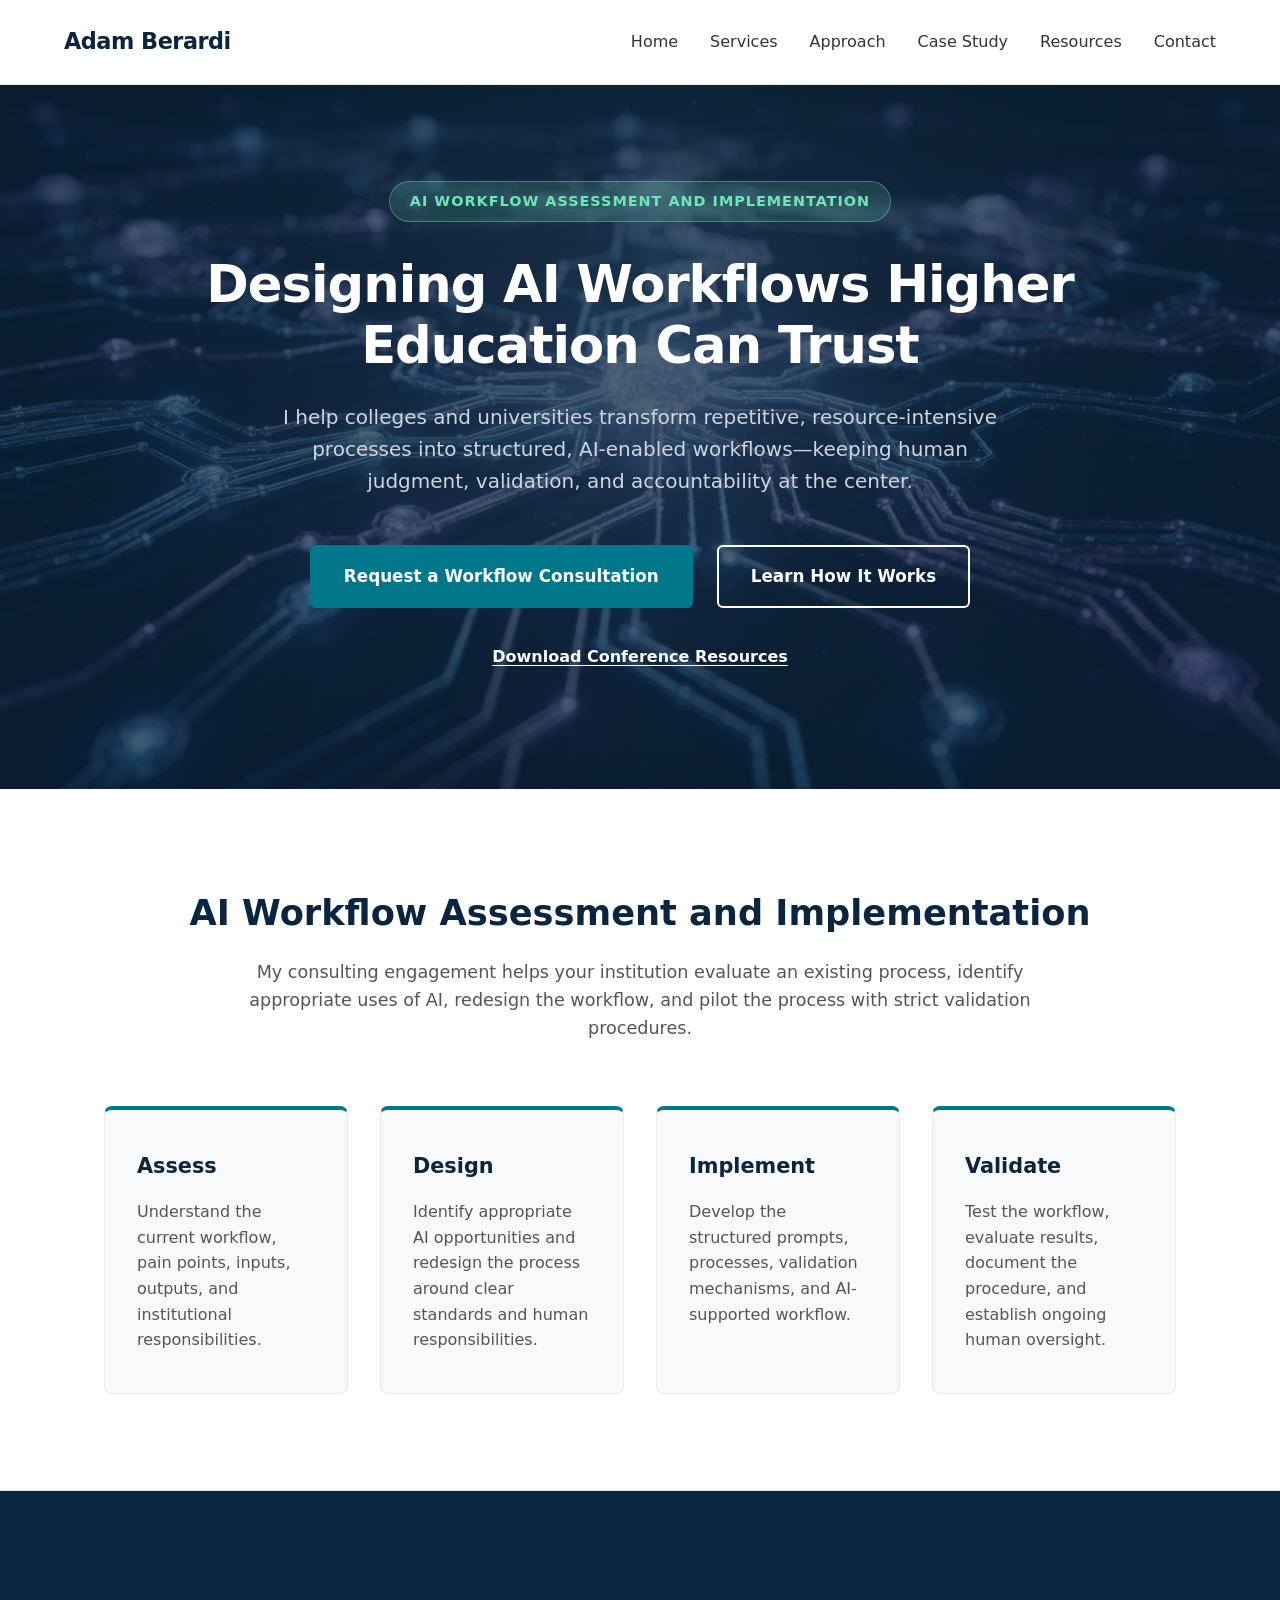
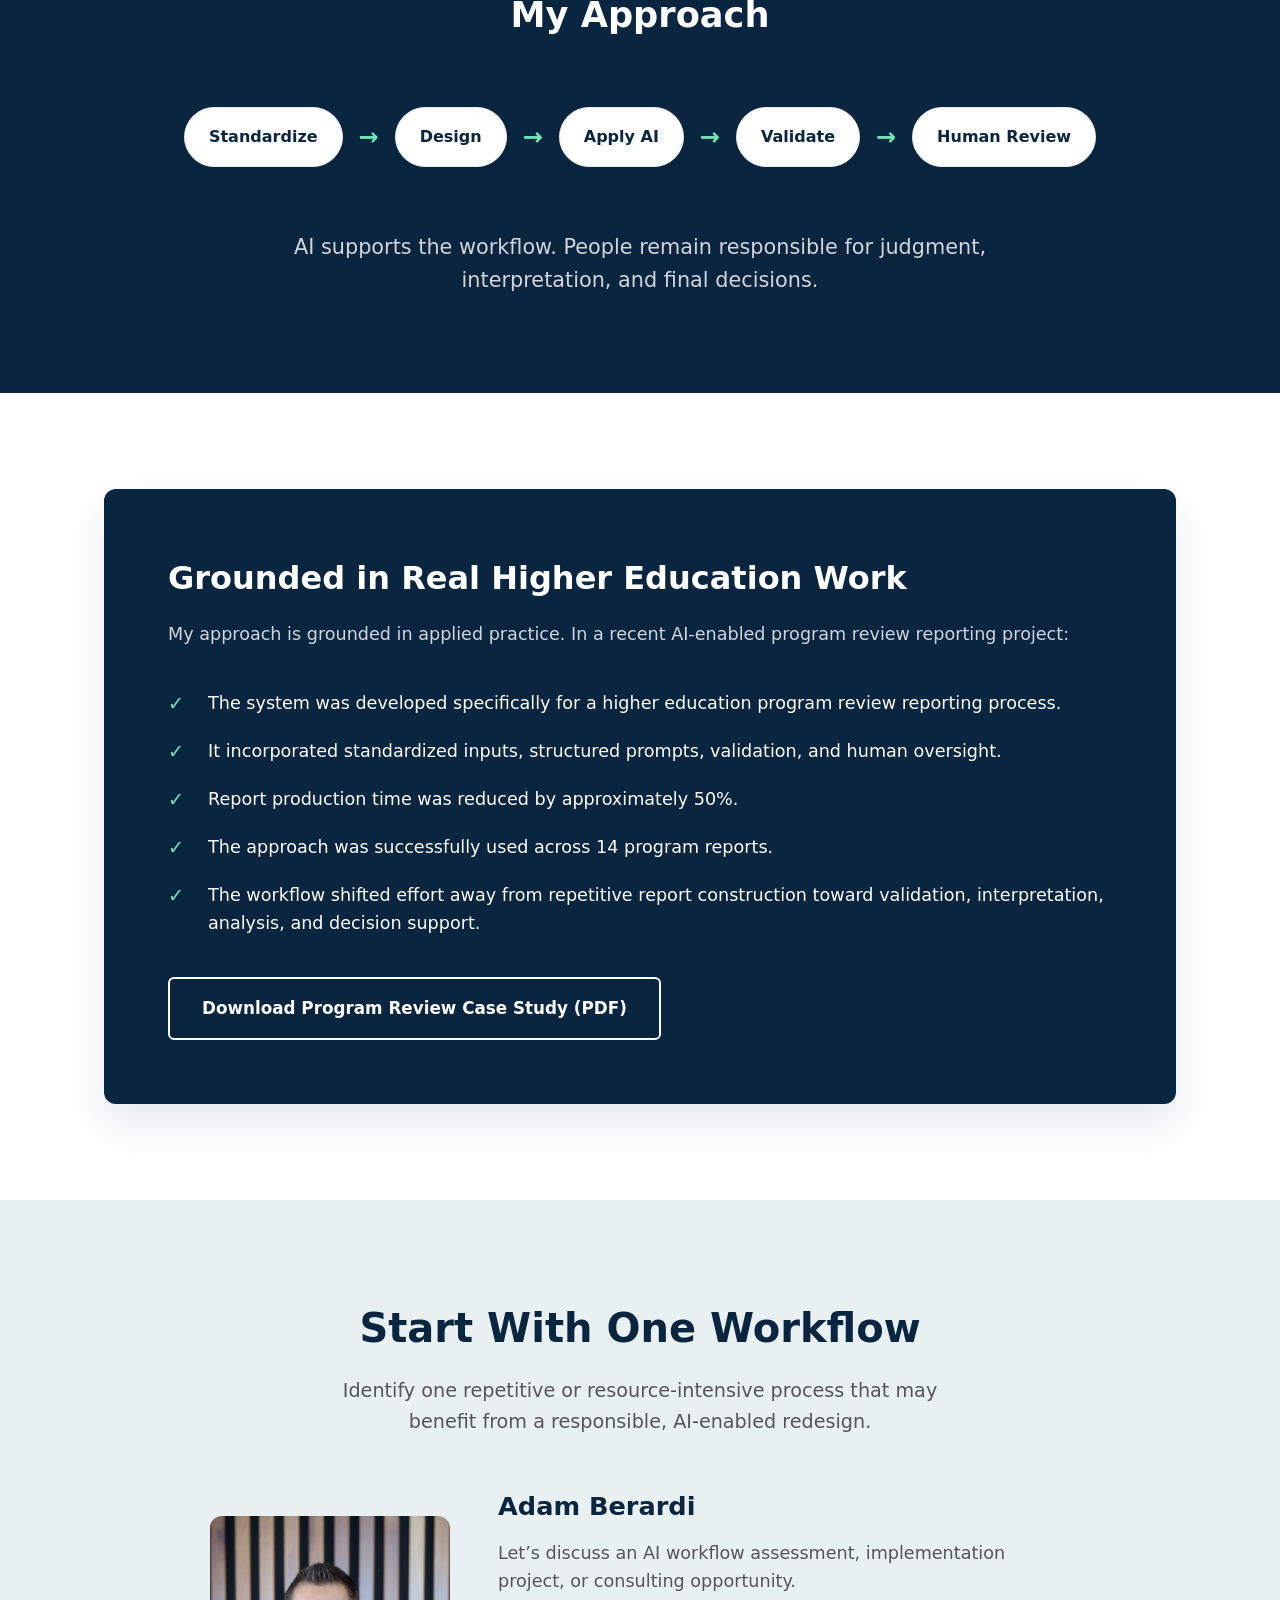
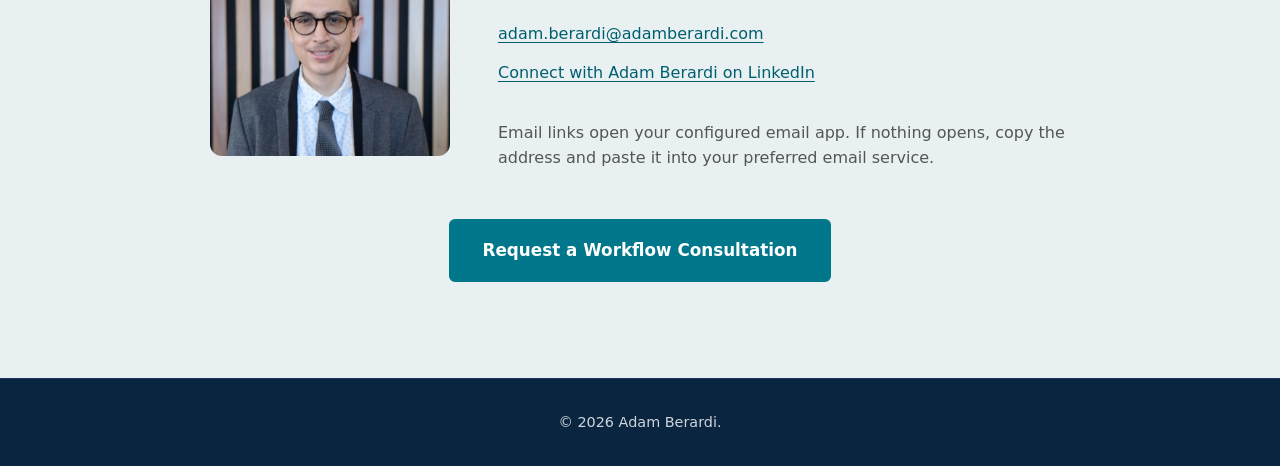
<file: index.html>
<!DOCTYPE html>
<html lang="en">
<head>
    <meta charset="UTF-8">
    <meta name="viewport" content="width=device-width, initial-scale=1.0">
    <title>Adam Berardi | Human-Centered AI Workflow Consulting</title>
    <meta name="description" content="Adam Berardi helps higher education institutions assess, design, implement, and validate human-centered AI workflows with responsible oversight and accountability.">
    <link rel="stylesheet" href="styles.css">
</head>
<body>
    <a class="skip-link" href="#main-content">Skip to content</a>

    <!-- HEADER -->
    <header class="site-header">
        <a class="logo" href="index.html">Adam Berardi</a>
        <nav class="main-nav" aria-label="Main navigation">
            <ul>
                <li><a href="#hero">Home</a></li>
                <li><a href="#services">Services</a></li>
                <li><a href="#approach">Approach</a></li>
                <li><a href="#credibility">Case Study</a></li>
                <li><a href="resources.html">Resources</a></li>
                <li><a href="#contact">Contact</a></li>
            </ul>
        </nav>
    </header>

    <main id="main-content" tabindex="-1">
        <!-- HERO SECTION (Designed for the top-fold screenshot) -->
        <section id="hero" class="hero-section">
            <div class="hero-content">
                <div class="service-badge">AI Workflow Assessment and Implementation</div>
                <h1>Designing AI Workflows Higher Education Can Trust</h1>
                <p class="hero-supporting-text">
                    I help colleges and universities transform repetitive, resource-intensive processes into structured, AI-enabled workflows—keeping human judgment, validation, and accountability at the center.
                </p>
                <div class="hero-actions">
                    <a href="#contact" class="btn btn-primary">Request a Workflow Consultation</a>
                    <a href="#services" class="btn btn-secondary">Learn How It Works</a>
                </div>
                <p class="hero-resources"><a href="resources.html">Download Conference Resources</a></p>
            </div>
        </section>

        <!-- PRIMARY SERVICE -->
        <section id="services" class="services-section">
            <div class="container">
                <h2 class="section-title">AI Workflow Assessment and Implementation</h2>
                <p class="section-intro">
                    My consulting engagement helps your institution evaluate an existing process, identify appropriate uses of AI, redesign the workflow, and pilot the process with strict validation procedures.
                </p>
                
                <div class="services-grid">
                    <div class="service-card">
                        <h3>Assess</h3>
                        <p>Understand the current workflow, pain points, inputs, outputs, and institutional responsibilities.</p>
                    </div>
                    <div class="service-card">
                        <h3>Design</h3>
                        <p>Identify appropriate AI opportunities and redesign the process around clear standards and human responsibilities.</p>
                    </div>
                    <div class="service-card">
                        <h3>Implement</h3>
                        <p>Develop the structured prompts, processes, validation mechanisms, and AI-supported workflow.</p>
                    </div>
                    <div class="service-card">
                        <h3>Validate</h3>
                        <p>Test the workflow, evaluate results, document the procedure, and establish ongoing human oversight.</p>
                    </div>
                </div>
            </div>
        </section>

        <!-- APPROACH -->
        <section id="approach" class="approach-section">
            <div class="container">
                <h2 class="section-title">My Approach</h2>
                
                <div class="process-flow">
                    <div class="process-step">Standardize</div>
                    <div class="process-arrow" aria-hidden="true">&rarr;</div>
                    <div class="process-step">Design</div>
                    <div class="process-arrow" aria-hidden="true">&rarr;</div>
                    <div class="process-step">Apply AI</div>
                    <div class="process-arrow" aria-hidden="true">&rarr;</div>
                    <div class="process-step">Validate</div>
                    <div class="process-arrow" aria-hidden="true">&rarr;</div>
                    <div class="process-step">Human Review</div>
                </div>

                <p class="approach-statement">
                    AI supports the workflow. People remain responsible for judgment, interpretation, and final decisions.
                </p>
            </div>
        </section>

        <!-- CREDIBILITY / CASE STUDY -->
        <section id="credibility" class="credibility-section">
            <div class="container">
                <div class="case-study-box">
                    <h2>Grounded in Real Higher Education Work</h2>
                    <p class="case-study-intro">My approach is grounded in applied practice. In a recent AI-enabled program review reporting project:</p>
                    
                    <ul class="case-study-list">
                        <li>The system was developed specifically for a higher education program review reporting process.</li>
                        <li>It incorporated standardized inputs, structured prompts, validation, and human oversight.</li>
                        <li>Report production time was reduced by approximately 50%.</li>
                        <li>The approach was successfully used across 14 program reports.</li>
                        <li>The workflow shifted effort away from repetitive report construction toward validation, interpretation, analysis, and decision support.</li>
                    </ul>
                    <a class="btn btn-secondary case-study-download" href="assets/ai-enabled-program-review-case-study.pdf" target="_blank" rel="noopener noreferrer" aria-label="View Program Review Case Study (PDF, opens in a new tab)">Download Program Review Case Study (PDF)</a>
                </div>
            </div>
        </section>

        <!-- FINAL CALL TO ACTION -->
        <section id="contact" class="cta-section">
            <div class="container">
                <h2>Start With One Workflow</h2>
                <p>Identify one repetitive or resource-intensive process that may benefit from a responsible, AI-enabled redesign.</p>
                <div class="contact-layout">
                    <img class="contact-headshot" src="assets/headshot.jpg" alt="Adam Berardi" width="320" height="320">
                    <div class="contact-details">
                        <h3>Adam Berardi</h3>
                        <p>Let’s discuss an AI workflow assessment, implementation project, or consulting opportunity.</p>
                        <ul class="contact-links">
                            <li><a href="mailto:adam.berardi@adamberardi.com" aria-describedby="email-help">adam.berardi@adamberardi.com</a></li>
                            <li><a href="https://www.linkedin.com/in/adamberardi" target="_blank" rel="noopener noreferrer" aria-label="Connect with Adam Berardi on LinkedIn (opens in a new tab)">Connect with Adam Berardi on LinkedIn</a></li>
                        </ul>
                        <p id="email-help" class="email-help">Email links open your configured email app. If nothing opens, copy the address and paste it into your preferred email service.</p>
                    </div>
                </div>
                <div style="text-align: center; margin-top: 2rem;">
                    <a href="mailto:adam.berardi@adamberardi.com?subject=AI%20Workflow%20Consultation" class="btn btn-primary" aria-describedby="email-help">Request a Workflow Consultation</a>
                </div>
            </div>
        </section>
    </main>

    <footer class="site-footer">
        <p>&copy; 2026 Adam Berardi.</p>
    </footer>

</body>
</html>
</file>
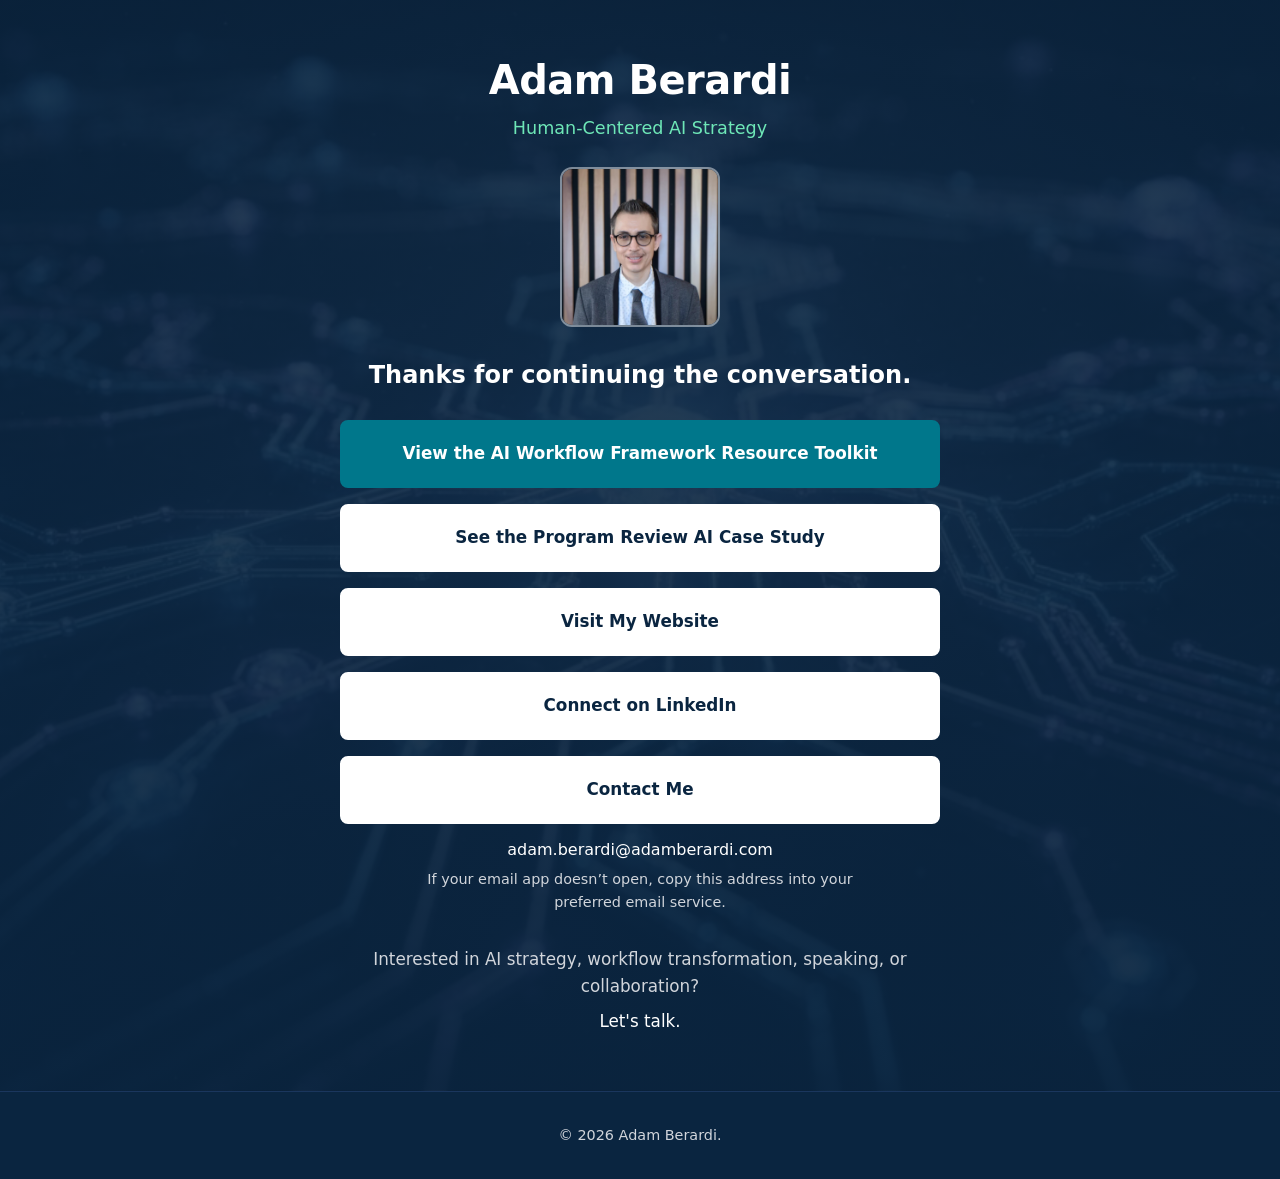
<file: conference.html>
<!DOCTYPE html>
<html lang="en">
<head>
    <meta charset="UTF-8">
    <meta name="viewport" content="width=device-width, initial-scale=1.0">
    <title>Conference | Adam Berardi</title>
    <meta name="description" content="Continue the conversation with Adam Berardi: explore the AI Workflow Framework Resource Toolkit, read the Program Review AI case study, or get in touch.">
    <link rel="stylesheet" href="styles.css">
    <style>
        .conference-page { background-color: var(--color-primary); }
        .conference-main {
            min-height: calc(100svh - 88px);
            background-image: linear-gradient(rgba(10, 37, 64, 0.88), rgba(10, 37, 64, 0.94)), url("assets/workflow-image.jpg");
            background-size: cover;
            background-position: center;
            color: white;
            padding: 3.5rem 1.25rem;
            text-align: center;
        }
        .conference-content { width: 100%; max-width: 600px; margin: 0 auto; }
        .conference-name { font-size: 2.5rem; line-height: 1.2; letter-spacing: -0.5px; }
        .conference-name a { color: white; text-decoration: none; }
        .conference-subtitle { margin-top: 0.65rem; color: var(--color-badge-text); font-size: 1.1rem; }
        .conference-headshot { display: block; width: 160px; max-width: 100%; height: auto; margin: 1.5rem auto 0; border-radius: 12px; border: 2px solid rgba(255, 255, 255, 0.45); }
        .conference-welcome { font-size: 1.5rem; line-height: 1.4; font-weight: 600; margin: 2rem 0 1.75rem; }
        .conference-actions { display: grid; gap: 1rem; }
        .conference-action {
            display: flex;
            align-items: center;
            justify-content: center;
            min-height: 68px;
            width: 100%;
            padding: 1.15rem 1.5rem;
            color: var(--color-primary);
            background: white;
            border: 2px solid white;
            border-radius: 8px;
            text-decoration: none;
            font-size: 1.05rem;
            font-weight: 600;
            line-height: 1.4;
            transition: background-color 0.2s ease, border-color 0.2s ease;
        }
        .conference-action:hover { background: #E8F0F2; border-color: #E8F0F2; }
        .conference-action-primary { background: var(--color-accent); border-color: var(--color-accent); color: white; }
        .conference-action-primary:hover { background: var(--color-accent-hover); border-color: var(--color-accent-hover); }
        .conference-main a:focus-visible { outline: 3px solid var(--color-badge-text); outline-offset: 5px; }
        .conference-email { font-size: 1rem; margin-top: 0.8rem; overflow-wrap: anywhere; user-select: text; }
        .conference-email-help { color: var(--color-text-light); font-size: 0.9rem; max-width: 440px; margin: 0.35rem auto 0; }
        .conference-invitation { margin-top: 2rem; color: var(--color-text-light); font-size: 1.05rem; }
        .conference-invitation p + p { margin-top: 0.5rem; color: white; }
        @media (max-width: 480px) {
            .conference-main { padding: 2.5rem 1.25rem; }
            .conference-name { font-size: 2.15rem; }
            .conference-welcome { font-size: 1.3rem; }
            .conference-action { padding: 1rem; }
        }
    </style>
</head>
<body class="conference-page">
    <a class="skip-link" href="#main-content">Skip to content</a>
    <main id="main-content" class="conference-main" tabindex="-1">
        <div class="conference-content">
            <h1 class="conference-name"><a href="index.html">Adam Berardi</a></h1>
            <p class="conference-subtitle">Human-Centered AI Strategy</p>
            <img class="conference-headshot" src="assets/headshot.jpg" alt="Adam Berardi" width="320" height="320">
            <h2 class="conference-welcome">Thanks for continuing the conversation.</h2>
            <div class="conference-actions">
                <a class="conference-action conference-action-primary" href="resources.html">View the AI Workflow Framework Resource Toolkit</a>
                <a class="conference-action" href="assets/ai-enabled-program-review-case-study.pdf" target="_blank" rel="noopener noreferrer" aria-label="See the Program Review AI Case Study (PDF, opens in a new tab)">See the Program Review AI Case Study</a>
                <a class="conference-action" href="index.html">Visit My Website</a>
                <a class="conference-action" href="https://www.linkedin.com/in/adamberardi" target="_blank" rel="noopener noreferrer" aria-label="Connect on LinkedIn (opens in a new tab)">Connect on LinkedIn</a>
                <div>
                    <a class="conference-action" href="mailto:adam.berardi@adamberardi.com" aria-describedby="conference-email conference-email-help">Contact Me</a>
                    <p id="conference-email" class="conference-email">adam.berardi@adamberardi.com</p>
                    <p id="conference-email-help" class="conference-email-help">If your email app doesn’t open, copy this address into your preferred email service.</p>
                </div>
            </div>
            <div class="conference-invitation">
                <p>Interested in AI strategy, workflow transformation, speaking, or collaboration?</p>
                <p>Let's talk.</p>
            </div>
        </div>
    </main>
    <footer class="site-footer">
        <p>&copy; 2026 Adam Berardi.</p>
    </footer>
</body>
</html>
</file>
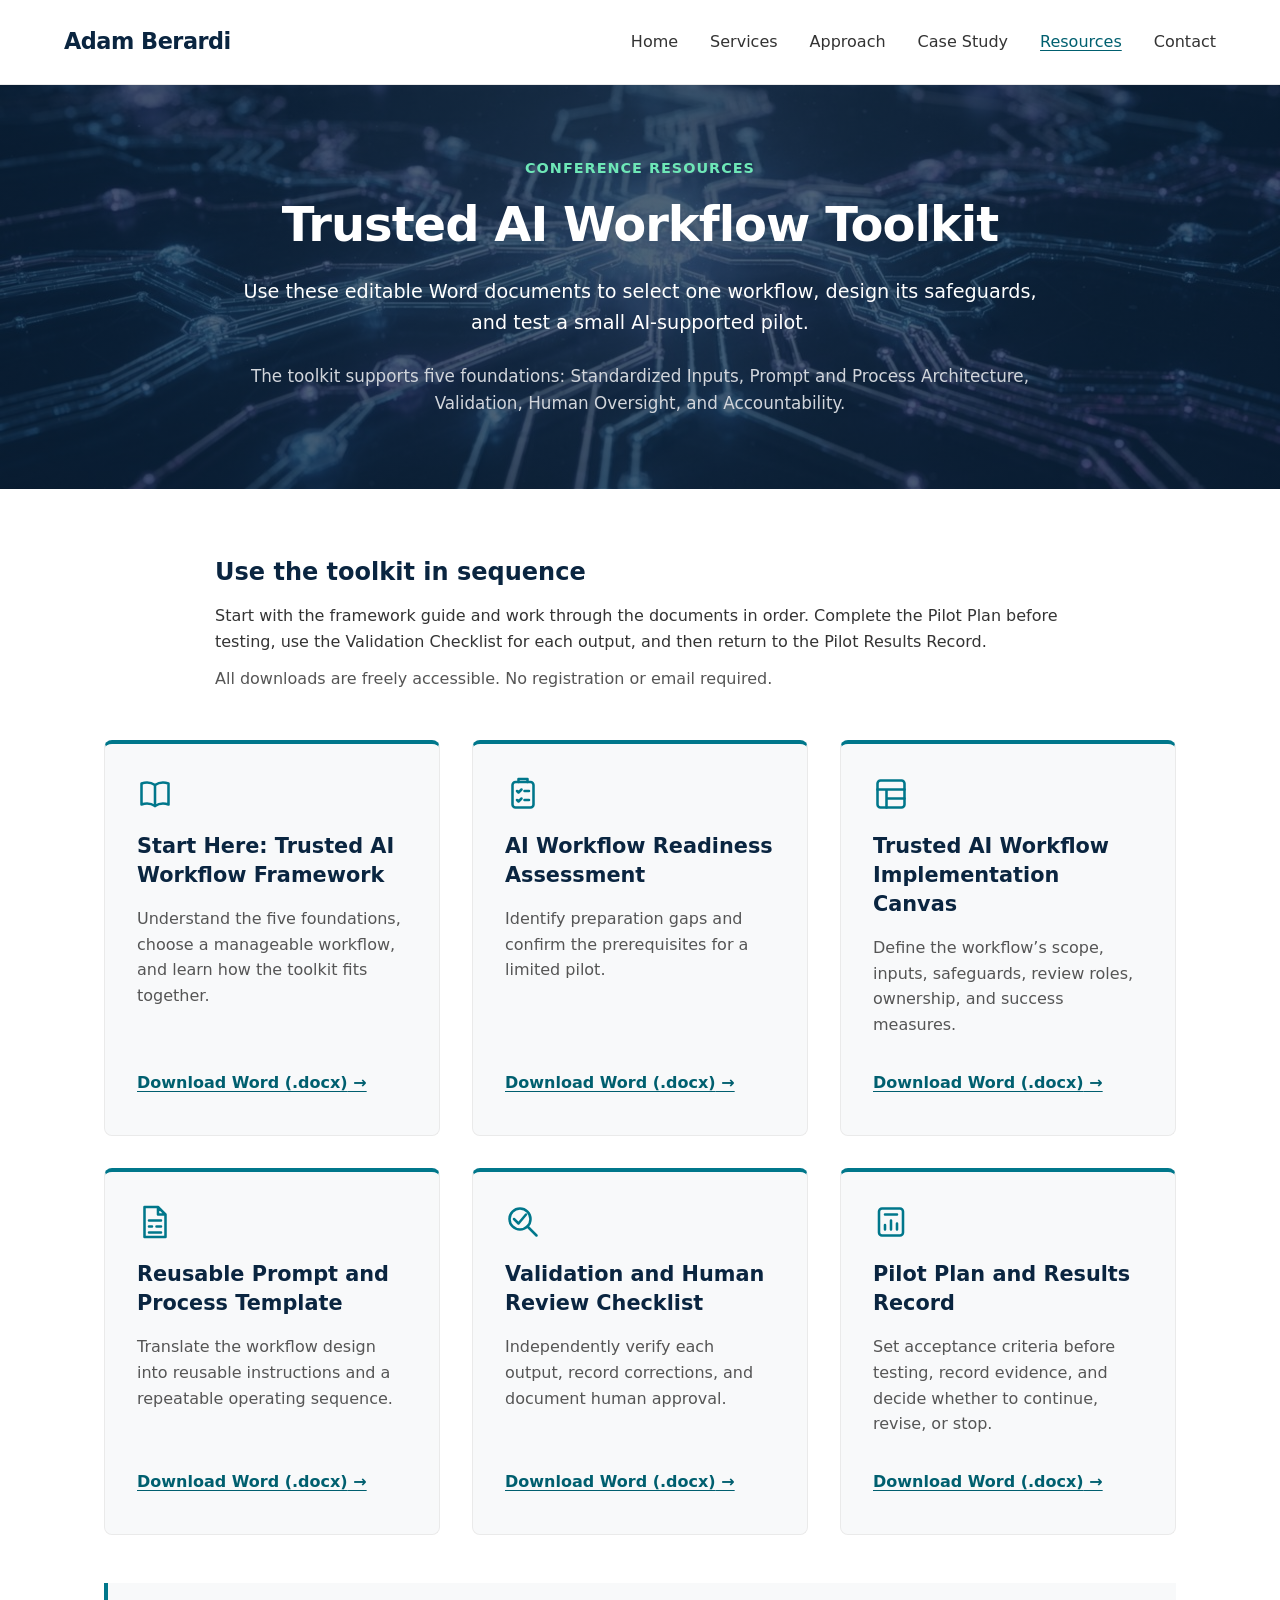
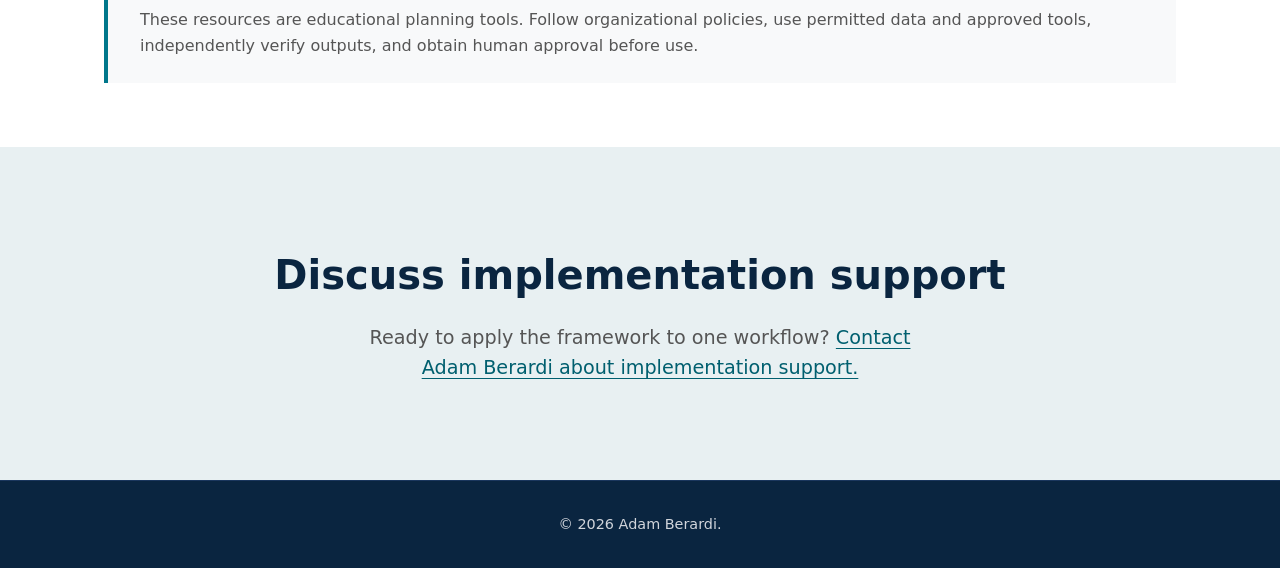
<file: resources.html>
<!DOCTYPE html>
<html lang="en">
<head>
    <meta charset="UTF-8">
    <meta name="viewport" content="width=device-width, initial-scale=1.0">
    <title>Conference Resources | Adam Berardi</title>
    <meta name="description" content="Download Adam Berardi’s Trusted AI Workflow Toolkit: six editable Word documents to plan, safeguard, validate, and evaluate a small AI-supported pilot.">
    <link rel="stylesheet" href="styles.css">
</head>
<body>
    <a class="skip-link" href="#main-content">Skip to content</a>
    <header class="site-header">
        <a class="logo" href="index.html">Adam Berardi</a>
        <nav class="main-nav" aria-label="Main navigation">
            <ul>
                <li><a href="index.html#hero">Home</a></li>
                <li><a href="index.html#services">Services</a></li>
                <li><a href="index.html#approach">Approach</a></li>
                <li><a href="index.html#credibility">Case Study</a></li>
                <li><a href="resources.html" aria-current="page">Resources</a></li>
                <li><a href="index.html#contact">Contact</a></li>
            </ul>
        </nav>
    </header>


    <main id="main-content" tabindex="-1">
        <section class="resources-intro" aria-labelledby="toolkit-title">
            <div class="container">
                <p class="resource-eyebrow">Conference Resources</p>
                <h1 id="toolkit-title">Trusted AI Workflow Toolkit</h1>
                <p>Use these editable Word documents to select one workflow, design its safeguards, and test a small AI-supported pilot.</p>
                <p class="foundations-note">The toolkit supports five foundations: Standardized Inputs, Prompt and Process Architecture, Validation, Human Oversight, and Accountability.</p>
            </div>
        </section>
        <section class="resources-section" aria-label="Toolkit downloads">
            <div class="container">
                <div class="toolkit-usage">
                    <h2>Use the toolkit in sequence</h2>
                    <p>Start with the framework guide and work through the documents in order. Complete the Pilot Plan before testing, use the Validation Checklist for each output, and then return to the Pilot Results Record.</p>
                    <p>All downloads are freely accessible. No registration or email required.</p>
                </div>
                <div class="resources-grid">
                <article class="resource-card">
                    <svg class="resource-icon" viewBox="0 0 24 24" aria-hidden="true" focusable="false"><path d="M12 6c-3-2-6-2-9-1v14c3-1 6-1 9 1 3-2 6-2 9-1V5c-3-1-6-1-9 1Z"/><path d="M12 6v14"/></svg>
                    <h2>Start Here: Trusted AI Workflow Framework</h2>
                    <p>Understand the five foundations, choose a manageable workflow, and learn how the toolkit fits together.</p>
                    <a class="resource-download" href="assets/01_Start_Here_Framework_Guide.docx" download aria-label="Download Start Here: Trusted AI Workflow Framework (Word .docx)">Download Word (.docx)<span aria-hidden="true"> →</span></a>
                </article>
                <article class="resource-card">
                    <svg class="resource-icon" viewBox="0 0 24 24" aria-hidden="true" focusable="false"><rect x="5" y="4" width="14" height="17" rx="2"/><path d="M9 4V2h6v2M8 10l1 1 2-2m2 1h3M8 16l1 1 2-2m2 1h3"/></svg>
                    <h2>AI Workflow Readiness Assessment</h2>
                    <p>Identify preparation gaps and confirm the prerequisites for a limited pilot.</p>
                    <a class="resource-download" href="assets/02_Workflow_Readiness_Assessment.docx" download aria-label="Download AI Workflow Readiness Assessment (Word .docx)">Download Word (.docx)<span aria-hidden="true"> →</span></a>
                </article>
                <article class="resource-card">
                    <svg class="resource-icon" viewBox="0 0 24 24" aria-hidden="true" focusable="false"><rect x="3" y="3" width="18" height="18" rx="2"/><path d="M3 9h18M9 9v12M9 15h12"/></svg>
                    <h2>Trusted AI Workflow Implementation Canvas</h2>
                    <p>Define the workflow’s scope, inputs, safeguards, review roles, ownership, and success measures.</p>
                    <a class="resource-download" href="assets/03_Implementation_Canvas.docx" download aria-label="Download Trusted AI Workflow Implementation Canvas (Word .docx)">Download Word (.docx)<span aria-hidden="true"> →</span></a>
                </article>
                <article class="resource-card">
                    <svg class="resource-icon" viewBox="0 0 24 24" aria-hidden="true" focusable="false"><path d="M14 2H5v20h14V7Z M14 2v5h5M8 11h8M8 15h2m3 0h3M8 19h8"/></svg>
                    <h2>Reusable Prompt and Process Template</h2>
                    <p>Translate the workflow design into reusable instructions and a repeatable operating sequence.</p>
                    <a class="resource-download" href="assets/04_Prompt_and_Process_Template.docx" download aria-label="Download Reusable Prompt and Process Template (Word .docx)">Download Word (.docx)<span aria-hidden="true"> →</span></a>
                </article>
                <article class="resource-card">
                    <svg class="resource-icon" viewBox="0 0 24 24" aria-hidden="true" focusable="false"><circle cx="10" cy="10" r="7"/><path d="m15 15 6 6M6 10l3 3 5-6"/></svg>
                    <h2>Validation and Human Review Checklist</h2>
                    <p>Independently verify each output, record corrections, and document human approval.</p>
                    <a class="resource-download" href="assets/05_Validation_and_Review_Checklist.docx" download aria-label="Download Validation and Human Review Checklist (Word .docx)">Download Word (.docx)<span aria-hidden="true"> →</span></a>
                </article>
                <article class="resource-card">
                    <svg class="resource-icon" viewBox="0 0 24 24" aria-hidden="true" focusable="false"><rect x="4" y="3" width="16" height="18" rx="2"/><path d="M8 7h8M8 17v-3m4 3v-6m4 6v-4"/></svg>
                    <h2>Pilot Plan and Results Record</h2>
                    <p>Set acceptance criteria before testing, record evidence, and decide whether to continue, revise, or stop.</p>
                    <a class="resource-download" href="assets/06_Pilot_Plan_and_Results_Record.docx" download aria-label="Download Pilot Plan and Results Record (Word .docx)">Download Word (.docx)<span aria-hidden="true"> →</span></a>
                </article>
                </div>
                <aside class="resource-note" aria-label="Responsible use note">
                    <p>These resources are educational planning tools. Follow organizational policies, use permitted data and approved tools, independently verify outputs, and obtain human approval before use.</p>
                </aside>
            </div>
        </section>
        <section class="cta-section resources-cta">
            <div class="container">
                <h2>Discuss implementation support</h2>
                <p>Ready to apply the framework to one workflow? <a href="index.html#contact">Contact Adam Berardi about implementation support.</a></p>
            </div>
        </section>
    </main>
    <footer class="site-footer">
        <p>&copy; 2026 Adam Berardi.</p>
    </footer>


</body>
</html>
</file>
<file: styles.css>
/* ==========================================================================
   CSS VARIABLES & RESET
   ========================================================================== */
   :root {
    --color-primary: #0A2540; /* Dark Navy */
    --color-accent: #00778B; /* Teal */
    --color-accent-hover: #005F6F;
    --color-badge-text: #6EE7B7; /* Light Mint for high contrast on navy */
    --color-badge-bg: rgba(110, 231, 183, 0.15);
    --color-bg-light: #F8F9FA;
    --color-bg-white: #FFFFFF;
    --color-text-main: #333333;
    --color-text-muted: #555555;
    --color-text-light: #D1D5DB;
    --font-family: system-ui, -apple-system, BlinkMacSystemFont, "Segoe UI", Roboto, "Helvetica Neue", sans-serif;
}

* {
    margin: 0;
    padding: 0;
    box-sizing: border-box;
}

html {
    scroll-behavior: smooth;
}

body {
    font-family: var(--font-family);
    color: var(--color-text-main);
    background-color: var(--color-bg-light);
    line-height: 1.6;
    -webkit-font-smoothing: antialiased;
}

/* Container for centering content */
.container {
    max-width: 1200px;
    margin: 0 auto;
    padding: 0 5%;
}

/* ==========================================================================
   ACCESSIBILITY & FOCUS STATES
   ========================================================================== */
a:focus, button:focus, .btn:focus {
    outline: 3px solid var(--color-accent);
    outline-offset: 3px;
}

/* ==========================================================================
   HEADER & NAVIGATION
   ========================================================================== */
.site-header {
    background-color: var(--color-bg-white);
    color: var(--color-primary);
    display: flex;
    justify-content: space-between;
    align-items: center;
    padding: 1.5rem 5%;
    border-bottom: 1px solid #EAEAEA;
    position: relative;
    z-index: 10;
}

.logo {
    font-size: 1.4rem;
    font-weight: 700;
    letter-spacing: -0.5px;
}

.main-nav ul {
    display: flex;
    gap: 2rem;
    list-style: none;
}

.main-nav a {
    color: var(--color-text-main);
    text-decoration: none;
    font-weight: 500;
    font-size: 1rem;
    transition: color 0.2s ease;
}

.main-nav a:hover {
    color: var(--color-accent);
}

/* ==========================================================================
   HERO SECTION (Designed for optimal screenshot)
   ========================================================================== */
.hero-section {
    background-image: linear-gradient(rgba(10, 37, 64, 0.72), rgba(10, 37, 64, 0.72)), url("assets/workflow-image.jpg");
    background-size: cover;
    background-position: center;
    background-repeat: no-repeat;
    color: var(--color-bg-white);
    padding: 6rem 5% 7rem;
    text-align: center;
}

.hero-content {
    max-width: 900px;
    margin: 0 auto;
}

.service-badge {
    display: inline-block;
    padding: 0.5rem 1.25rem;
    background-color: var(--color-badge-bg);
    border: 1px solid rgba(110, 231, 183, 0.4);
    color: var(--color-badge-text);
    border-radius: 50px;
    font-size: 0.9rem;
    font-weight: 600;
    margin-bottom: 2rem;
    text-transform: uppercase;
    letter-spacing: 1px;
}

.hero-section h1 {
    font-size: 3.2rem;
    line-height: 1.2;
    margin-bottom: 1.5rem;
    font-weight: 800;
    letter-spacing: -1px;
}

.hero-supporting-text {
    font-size: 1.25rem;
    color: var(--color-text-light);
    max-width: 750px;
    margin: 0 auto 3rem;
}

/* Buttons */
.hero-actions {
    display: flex;
    justify-content: center;
    gap: 1.5rem;
}

.btn {
    display: inline-block;
    padding: 1rem 2rem;
    border-radius: 6px;
    font-size: 1.05rem;
    font-weight: 600;
    text-decoration: none;
    transition: all 0.2s ease;
    cursor: pointer;
}

.btn-primary {
    background-color: var(--color-accent);
    color: var(--color-bg-white);
    border: 2px solid var(--color-accent);
}

.btn-primary:hover {
    background-color: var(--color-accent-hover);
    border-color: var(--color-accent-hover);
}

.btn-secondary {
    background-color: transparent;
    color: var(--color-bg-white);
    border: 2px solid var(--color-bg-white);
}

.btn-secondary:hover {
    background-color: rgba(255, 255, 255, 0.1);
}

/* ==========================================================================
   PRIMARY SERVICES SECTION
   ========================================================================== */
.services-section {
    background-color: var(--color-bg-white);
    padding: 6rem 0;
}

.section-title {
    text-align: center;
    font-size: 2.2rem;
    color: var(--color-primary);
    margin-bottom: 1rem;
}

.section-intro {
    text-align: center;
    max-width: 800px;
    margin: 0 auto 4rem;
    font-size: 1.1rem;
    color: var(--color-text-muted);
}

.services-grid {
    display: grid;
    grid-template-columns: repeat(auto-fit, minmax(220px, 1fr));
    gap: 2rem;
}

.service-card {
    background-color: var(--color-bg-light);
    border: 1px solid #EAEAEA;
    border-top: 4px solid var(--color-accent);
    border-radius: 8px;
    padding: 2.5rem 2rem;
}

.service-card h3 {
    color: var(--color-primary);
    margin-bottom: 1rem;
    font-size: 1.3rem;
}

.service-card p {
    color: var(--color-text-muted);
    font-size: 1rem;
}

/* ==========================================================================
   APPROACH SECTION
   ========================================================================== */
.approach-section {
    background-color: var(--color-primary);
    padding: 6rem 0;
    border-top: 1px solid #EAEAEA;
}

.process-flow {
    display: flex;
    justify-content: center;
    align-items: center;
    flex-wrap: wrap;
    gap: 1rem;
    margin: 4rem 0;
}

.process-step {
    background-color: var(--color-bg-white);
    color: var(--color-primary);
    padding: 1rem 1.5rem;
    border-radius: 50px;
    font-weight: 600;
    border: 1px solid #EAEAEA;
    box-shadow: 0 4px 6px rgba(0,0,0,0.02);
}

.process-arrow {
    color: var(--color-accent);
    font-size: 1.5rem;
    font-weight: bold;
}

.approach-statement {
    text-align: center;
    font-size: 1.3rem;
    font-weight: 500;
    color: var(--color-primary);
    max-width: 700px;
    margin: 0 auto;
}

/* ==========================================================================
   CREDIBILITY / CASE STUDY SECTION
   ========================================================================== */
.credibility-section {
    background-color: var(--color-bg-white);
    padding: 6rem 0;
}

.case-study-box {
    background-color: var(--color-primary);
    color: var(--color-bg-white);
    padding: 4rem;
    border-radius: 12px;
    box-shadow: 0 20px 40px rgba(10, 37, 64, 0.1);
}

.case-study-box h2 {
    font-size: 2rem;
    margin-bottom: 1rem;
}

.case-study-intro {
    font-size: 1.1rem;
    color: var(--color-text-light);
    margin-bottom: 2.5rem;
}

.case-study-list {
    list-style: none;
}

.case-study-list li {
    position: relative;
    padding-left: 2.5rem;
    margin-bottom: 1.25rem;
    font-size: 1.1rem;
    color: var(--color-bg-white);
}

.case-study-list li::before {
    content: "✓";
    position: absolute;
    left: 0;
    top: 0;
    color: var(--color-badge-text);
    font-weight: bold;
    font-size: 1.2rem;
}

/* ==========================================================================
   FINAL CALL TO ACTION
   ========================================================================== */
.cta-section {
    background-color: #E8F0F2; /* Soft subtle teal/gray */
    padding: 6rem 0;
    text-align: center;
}

.cta-section h2 {
    color: var(--color-primary);
    font-size: 2.5rem;
    margin-bottom: 1rem;
}

.cta-section p {
    color: var(--color-text-muted);
    font-size: 1.2rem;
    max-width: 600px;
    margin: 0 auto 2.5rem;
}

/* ==========================================================================
   FOOTER
   ========================================================================== */
.site-footer {
    background-color: var(--color-primary);
    color: var(--color-text-light);
    text-align: center;
    padding: 2rem 5%;
    font-size: 0.9rem;
    border-top: 1px solid #1A365D;
}

/* ==========================================================================
   RESPONSIVE DESIGN (Media Queries)
   ========================================================================== */
@media (max-width: 900px) {
    .hero-section h1 {
        font-size: 2.5rem;
    }
}

@media (max-width: 768px) {
    .site-header {
        flex-direction: column;
        gap: 1.5rem;
        padding: 1.5rem;
    }
    
    .main-nav ul {
        flex-wrap: wrap;
        justify-content: center;
        gap: 1rem;
    }

    .hero-section {
        padding: 4rem 5% 5rem;
    }

    .hero-actions {
        flex-direction: column;
        gap: 1rem;
    }

    .btn {
        width: 100%;
    }

    .process-flow {
        flex-direction: column;
    }

    .process-arrow {
        transform: rotate(90deg);
    }

    .case-study-box {
        padding: 2.5rem 1.5rem;
    }
}
/* Personal identity, resources, and contact additions */
.logo { color: var(--color-primary); text-decoration: none; }
a { text-underline-offset: 0.2em; }
.skip-link { position: absolute; top: 0.75rem; left: 1rem; z-index: 100; padding: 0.75rem 1rem; background: white; color: var(--color-primary); transform: translateY(-200%); }
.skip-link:focus { transform: translateY(0); }
a:focus-visible { outline: 3px solid var(--color-accent); outline-offset: 4px; }
.hero-section a:focus-visible, .case-study-box a:focus-visible { outline-color: var(--color-badge-text); }
.hero-resources { margin-top: 1.75rem; }
.hero-resources a { color: white; font-weight: 600; display: inline-block; padding: 0.5rem; }
.case-study-download { margin-top: 1.25rem; }
.contact-layout { display: grid; grid-template-columns: 240px minmax(0, 1fr); gap: 3rem; align-items: center; max-width: 860px; margin: 3rem auto 0; text-align: left; }
.contact-headshot { width: 100%; height: auto; display: block; border-radius: 12px; }
.contact-details h3 { color: var(--color-primary); font-size: 1.6rem; margin-bottom: 0.75rem; }
.contact-details p { margin: 0 0 1.25rem; font-size: 1.1rem; }
.contact-links { list-style: none; margin-bottom: 1.75rem; }
.contact-links a { color: var(--color-accent-hover); overflow-wrap: anywhere; display: inline-block; padding: 0.4rem 0; }
.resources-intro { background-color: var(--color-primary); background-image: linear-gradient(rgba(10, 37, 64, 0.72), rgba(10, 37, 64, 0.72)), url("assets/workflow-image.jpg"); background-size: cover; background-position: center; background-repeat: no-repeat; color: white; text-align: center; padding: 4.5rem 0; }
.resource-eyebrow { color: var(--color-badge-text); text-transform: uppercase; letter-spacing: 1px; font-size: 0.9rem; font-weight: 600; margin-bottom: 1rem; }
.resources-intro h1 { font-size: 3rem; line-height: 1.2; letter-spacing: -1px; margin-bottom: 1.5rem; }
.resources-intro p:not(.resource-eyebrow) { max-width: 800px; margin: 0 auto; font-size: 1.2rem; }
.resources-intro .foundations-note { color: var(--color-text-light); margin-top: 1.5rem !important; font-size: 1.05rem !important; }
.resources-section { background: white; padding: 4rem 0; }
.toolkit-usage { max-width: 850px; margin: 0 auto 3rem; }
.toolkit-usage h2 { font-size: 1.5rem; color: var(--color-primary); margin-bottom: 0.75rem; }
.toolkit-usage p + p { margin-top: 0.75rem; color: var(--color-text-muted); }
.resources-grid { display: grid; grid-template-columns: repeat(3, minmax(0, 1fr)); gap: 2rem; }
.resource-card { display: flex; flex-direction: column; background: var(--color-bg-light); border: 1px solid #EAEAEA; border-top: 4px solid var(--color-accent); border-radius: 8px; padding: 2rem; }
.resource-icon { width: 36px; height: 36px; fill: none; stroke: var(--color-accent); stroke-width: 1.7; stroke-linecap: round; stroke-linejoin: round; margin-bottom: 1.25rem; }
.resource-card h2 { color: var(--color-primary); font-size: 1.3rem; line-height: 1.4; margin-bottom: 1rem; }
.resource-card p { color: var(--color-text-muted); margin-bottom: 1.5rem; }
.resource-download { color: var(--color-accent-hover); font-weight: 600; margin-top: auto; padding: 0.5rem 0; }
.resource-note { margin-top: 3rem; padding: 1.5rem 2rem; border-left: 4px solid var(--color-accent); background: var(--color-bg-light); color: var(--color-text-muted); }
.resources-cta p { margin-bottom: 0; }
.resources-cta a { color: var(--color-accent-hover); }
.main-nav a[aria-current="page"] { color: var(--color-accent-hover); text-decoration: underline; }
@media (max-width: 1000px) {
    .main-nav ul { gap: 1.25rem; }
    .resources-grid { grid-template-columns: repeat(2, minmax(0, 1fr)); }
}
@media (max-width: 768px) {
    .main-nav a { display: inline-block; padding: 0.35rem 0.25rem; }
    .contact-layout { grid-template-columns: minmax(0, 1fr); gap: 2rem; text-align: center; }
    .contact-headshot { max-width: 240px; margin: 0 auto; }
    .resources-grid { grid-template-columns: minmax(0, 1fr); }
    .resources-intro h1 { font-size: 2.4rem; }
    .resource-note { padding: 1.25rem; }
}
@media (max-width: 360px) {
    .hero-section h1 { font-size: 2.2rem; }
    .section-title, .cta-section h2 { font-size: 2rem; }
    .btn { padding: 1rem; }
    .services-grid { grid-template-columns: minmax(0, 1fr); }
}
@media (prefers-reduced-motion: reduce) {
    html { scroll-behavior: auto; }
    *, *::before, *::after { transition: none !important; animation: none !important; }
}

/* Contrast and email-app fallback */
.approach-section .section-title { color: var(--color-bg-white); }
.approach-section .approach-statement { color: var(--color-text-light); }
.approach-section .process-arrow { color: var(--color-badge-text); }
.contact-details .email-help { font-size: 1rem; margin-bottom: 1rem; }
.email-copy { margin-bottom: 1.5rem; }
.email-copy label { display: block; color: var(--color-primary); font-weight: 600; margin-bottom: 0.4rem; }
.email-copy input { display: block; width: 100%; max-width: 420px; padding: 0.75rem; border: 1px solid #687D8C; border-radius: 6px; background: white; color: var(--color-primary); font: inherit; }
.email-copy input:focus-visible { outline: 3px solid var(--color-accent); outline-offset: 3px; }
.contact-details .email-copy p { font-size: 0.9rem; margin: 0.5rem 0 0; }
@media (max-width: 768px) { .email-copy input { margin: 0 auto; } }
</file>
